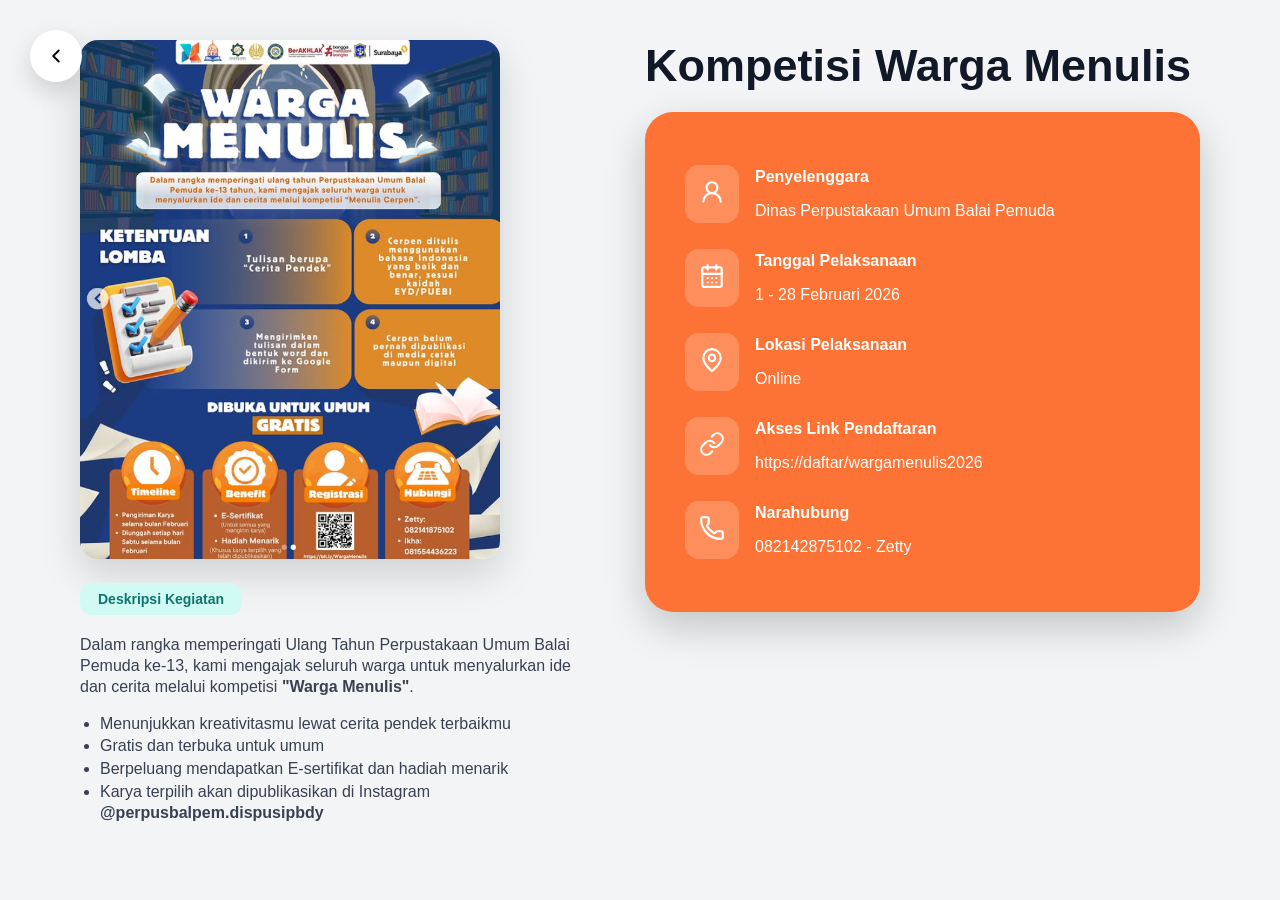
<file: agenda.html>
<!DOCTYPE html>
<html lang="id">
<head>
  <meta charset="UTF-8">
  <meta name="viewport" content="width=device-width, initial-scale=1.0">
  <title>Kompetisi Warga Menulis</title>

  <!-- CSS -->
  <link rel="stylesheet" href="css/css_agenda.css">
</head>
<body>

  <!-- Back Button -->
  <a href="javascript:history.back()" class="back-button" aria-label="Kembali">
    <img src="assets/icons/left.svg" alt="Kembali">
  </a>

  <!-- Main Section -->
  <main class="literasi-container">

    <div class="literasi-grid">

      <!-- LEFT CONTENT -->
      <section class="left">

        <div class="poster-wrapper">
          <img 
            src="assets/images/poster.png" 
            alt="Poster Kompetisi Warga Menulis"
            class="poster"
          >
        </div>

        <article class="desc">
          <span class="badge">Deskripsi Kegiatan</span>

          <div class="desc-text">
            <p>
              Dalam rangka memperingati Ulang Tahun Perpustakaan Umum Balai Pemuda
              ke-13, kami mengajak seluruh warga untuk menyalurkan ide dan cerita
              melalui kompetisi <strong>"Warga Menulis"</strong>.
            </p>

            <ul>
              <li>Menunjukkan kreativitasmu lewat cerita pendek terbaikmu</li>
              <li>Gratis dan terbuka untuk umum</li>
              <li>Berpeluang mendapatkan E-sertifikat dan hadiah menarik</li>
              <li>
                Karya terpilih akan dipublikasikan di Instagram
                <strong>@perpusbalpem.dispusipbdy</strong>
              </li>
            </ul>
          </div>
        </article>

      </section>

      <!-- RIGHT CONTENT -->
      <aside class="right">

        <header class="agenda-header">
          <h1>Kompetisi Warga Menulis</h1>
        </header>

        <!-- Info akan diisi oleh JS -->
        <div class="info-card" id="infoCard"></div>

      </aside>

    </div>

  </main>

  <!-- JS -->
  <script src="js/js_agenda.js"></script>
</body>
</html>
</file>
<file: css/css_agenda.css>
body {
  margin: 0;
  font-family: Arial, sans-serif;
  background: #f3f4f6;
}

.literasi-container {
  padding: 40px 80px;
}

.literasi-grid {
  max-width: 1200px;
  margin: auto;
  display: grid;
  grid-template-columns: 1fr 1fr;
  gap: 10px;
}

.poster {
  width: 100%;
  max-width: 420px;
  border-radius: 18px;
  box-shadow: 0 15px 40px rgba(0,0,0,0.15);
}

.desc {
  margin-top: 20px;
  max-width: 500px;
}

.badge {
  display: inline-block;
  background: #d1faf5;
  color: #0f766e;
  padding: 8px 18px;
  border-radius: 12px;
  font-weight: bold;
  font-size: 14px;
}

.desc-text {
  margin-top: 20px;
  color: #374151;
  line-height: 1.3;
}

.desc-text ul {
  margin-top: 5px;
  padding-left: 20px;
}

.desc-text li {
  margin-bottom: 2px;
}

.right h1 {
  font-size: 45px;
  font-weight: 800;
  margin-bottom: 20px;
  margin-top: 0px;
  color: #111827;
}

.info-card {
  background: #fd7335;
  color: white;
  padding: 40px;
  border-radius: 28px;
  box-shadow: 0 15px 40px rgba(0,0,0,0.2);
}

.info-item {
  display: flex;
  align-items: center; /* sejajarkan icon & teks */
  gap: 16px;
}

.icon-box {
  width: 48px;
  height: 48px;
  background: rgba(255,255,255,0.25);
  border-radius: 14px;

  display: flex;
  align-items: center;
  justify-content: center;

  flex-shrink: 0;
}

.icon-box img {
  width: 22px;
  height: 22px;
  display: block;
}

.info-item img {
  width: 26px;
  height: 26px;
}

.info-icon {
  background: rgba(255,255,255,0.2);
  padding: 14px;
  border-radius: 14px;
}

.info-text p:first-child {
  font-weight: bold;
  margin-bottom: 4px;
}

.back-button {
  position: fixed;
  top: 30px;
  left: 30px;
  width: 52px;
  height: 52px;
  background: white;
  border-radius: 50%;
  display: flex;
  align-items: center;
  justify-content: center;
  box-shadow: 0 10px 25px rgba(0,0,0,0.15);
  cursor: pointer;
  transition: transform 0.2s ease, box-shadow 0.2s ease;
  z-index: 1000;
}

.back-button img {
  width: 22px;
  height: 22px;
}

.back-button:hover {
  transform: translateX(-4px);
  box-shadow: 0 15px 30px rgba(0,0,0,0.25);
}

/* ================= MOBILE ================= */
@media (max-width: 768px) {

  .literasi-container {
    padding: 24px 18px;
  }

  .literasi-grid {
    grid-template-columns: 1fr;   /* jadi 1 kolom */
    gap: 28px;
  }

  /* poster center */
  .poster {
    max-width: 100%;
    margin: auto;
    display: block;
  }

  .desc {
    max-width: 100%;
    margin-top: 16px;
  }

  .right h1 {
    font-size: 28px;
    text-align: center;
  }

  .info-card {
    padding: 24px;
    border-radius: 22px;
  }

  .info-item {
    gap: 12px;
  }

  .icon-box {
    width: 40px;
    height: 40px;
    border-radius: 12px;
  }

  .icon-box img {
    width: 18px;
    height: 18px;
  }

  .info-text p:first-child {
    font-size: 14px;
  }

  .info-text p:last-child {
    font-size: 13px;
  }

  /* badge */
  .badge {
    font-size: 12px;
    padding: 6px 14px;
  }

  /* back button kecil */
  .back-button {
    width: 44px;
    height: 44px;
    top: 16px;
    left: 16px;
  }

  .back-button img {
    width: 18px;
    height: 18px;
  }
}

/* ================= MOBILE VERSION FINAL ================= */
@media (max-width: 768px) {

  /* CONTAINER */
  .literasi-container {
    padding: 20px 16px;
  }

  /* GRID JADI 1 KOLOM */
  .literasi-grid {
    grid-template-columns: 1fr;
    gap: 24px;
  }

  /* POSTER */
  .poster {
    max-width: 100%;
    margin: auto;
    display: block;
    border-radius: 16px;
  }

  /* DESKRIPSI */
  .desc {
    max-width: 100%;
    margin-top: 12px;
  }

  /* BADGE */
  .badge {
    font-size: 12px;
    padding: 6px 12px;
    border-radius: 10px;
  }

  /* TEXT */
  .desc-text {
    font-size: 13px;
    line-height: 1.5;
  }

  .desc-text li {
    margin-bottom: 4px;
  }

  /* JUDUL */
  .right h1 {
    font-size: 26px;
    text-align: left;
    line-height: 1.3;
    margin-bottom: 16px;
  }

  /* INFO CARD */
  .info-card {
    padding: 20px;
    border-radius: 20px;
  }

  /* ITEM */
  .info-item {
    gap: 10px;
    margin-bottom: 12px;
  }

  /* ICON */
  .icon-box {
    width: 38px;
    height: 38px;
    border-radius: 10px;
  }

  .icon-box img {
    width: 16px;
    height: 16px;
  }

  /* TEXT INFO */
  .info-text p:first-child {
    font-size: 13px;
  }

  .info-text p:last-child {
    font-size: 12px;
    opacity: 0.9;
  }

  /* BACK BUTTON */
  .back-button {
    width: 42px;
    height: 42px;
    top: 14px;
    left: 14px;
  }

  .back-button img {
    width: 18px;
    height: 18px;
  }

}
</file>
